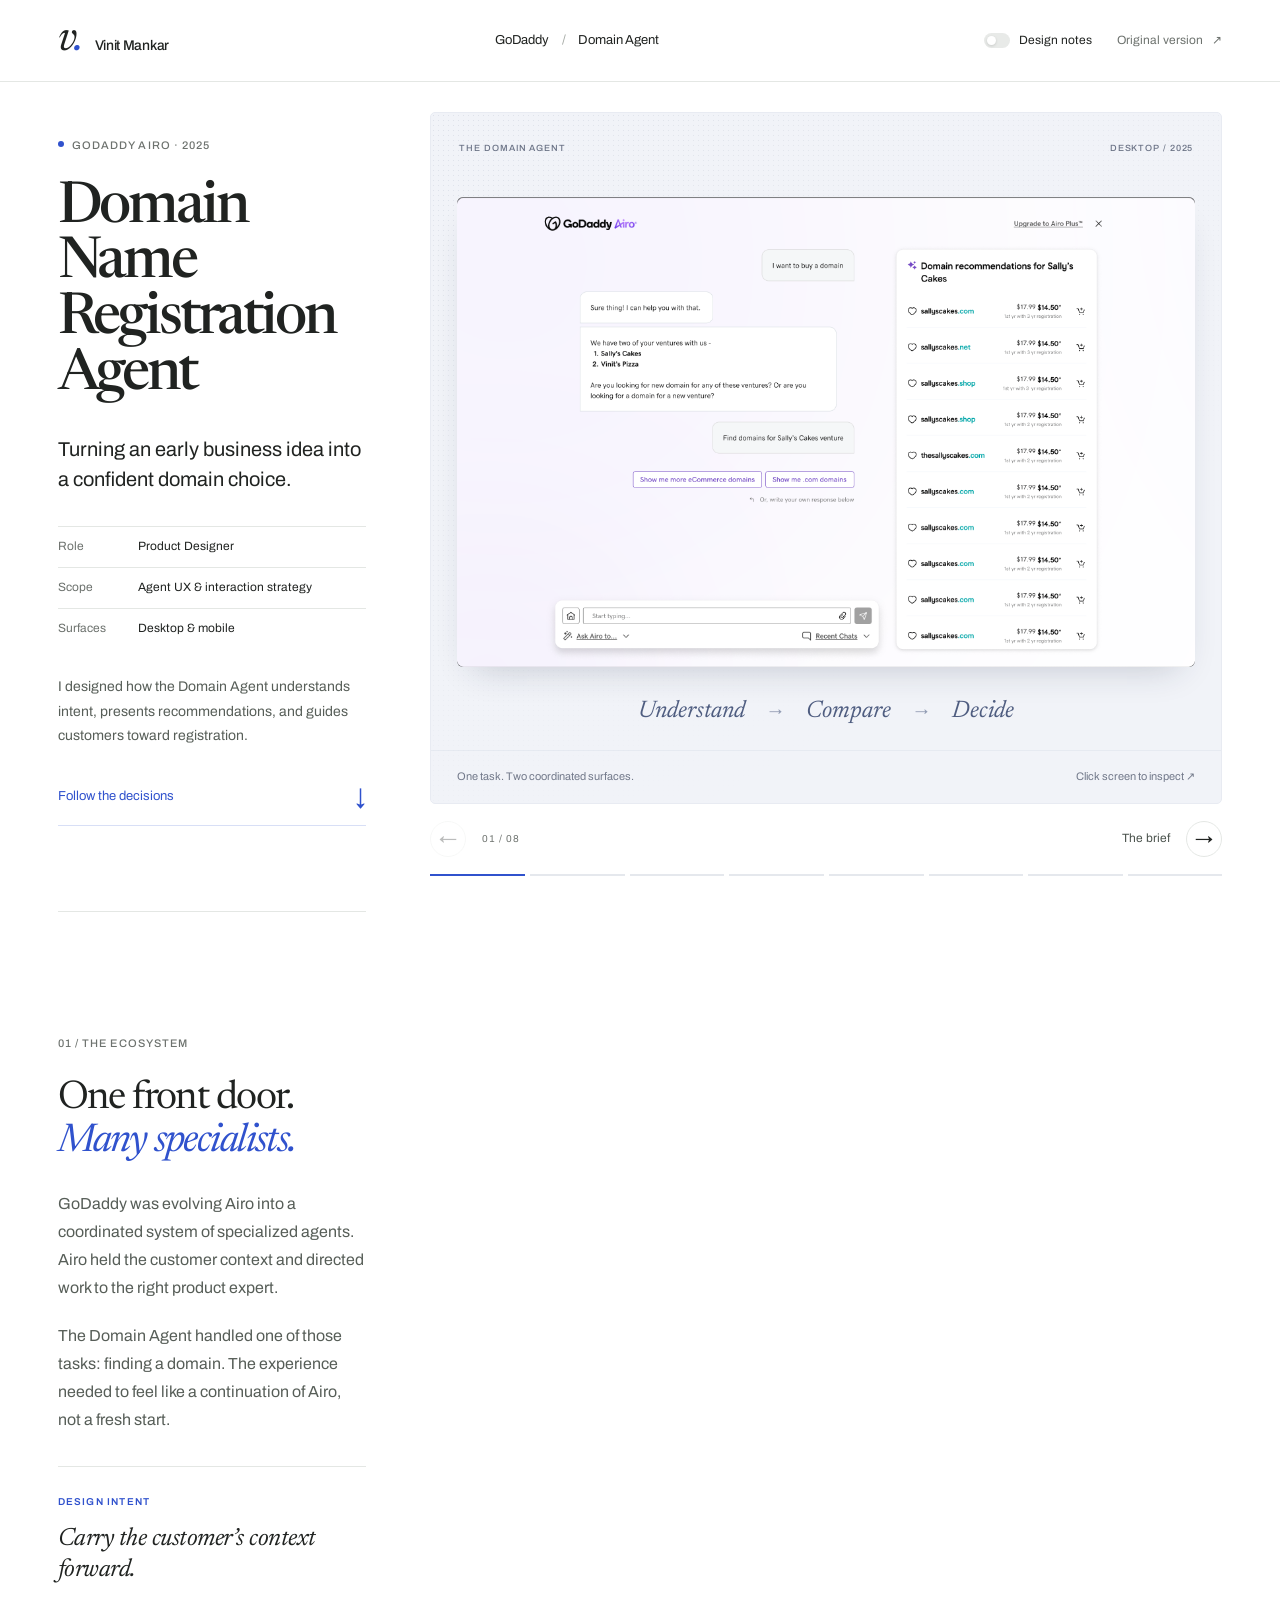
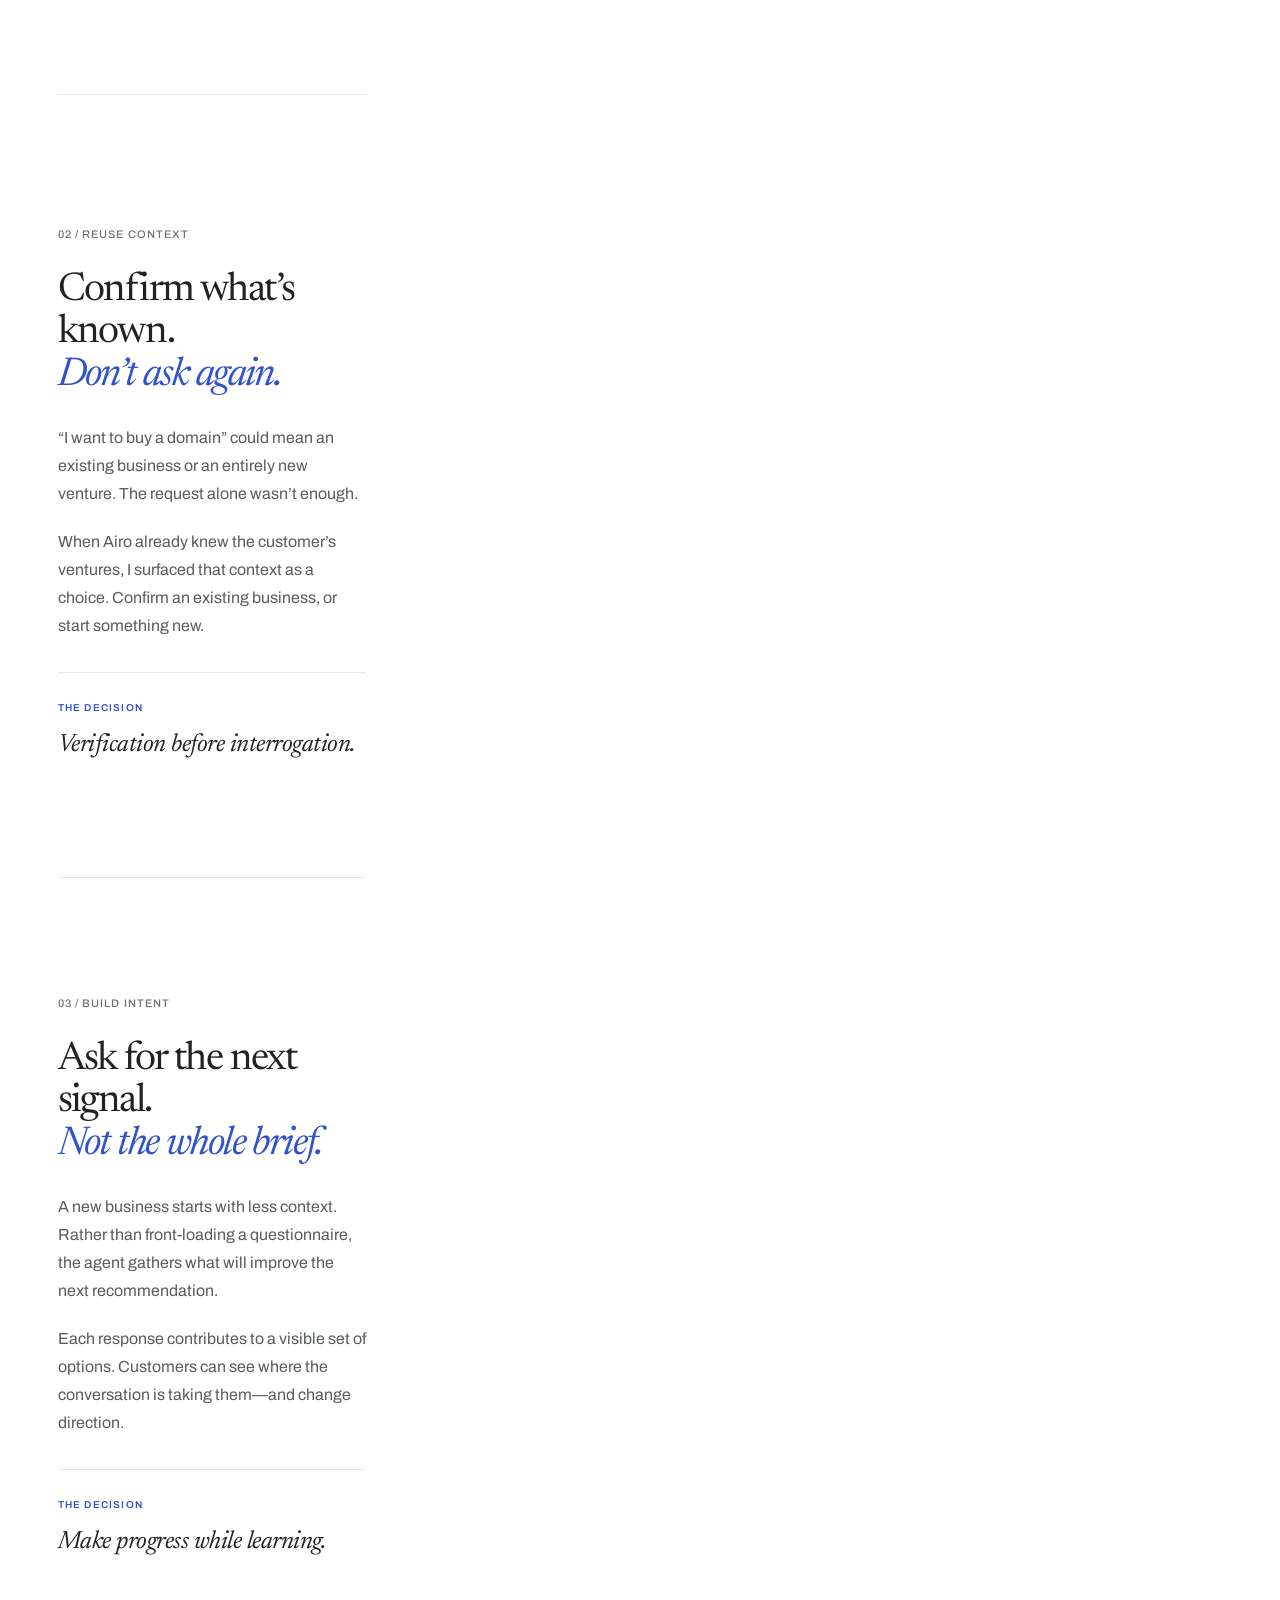
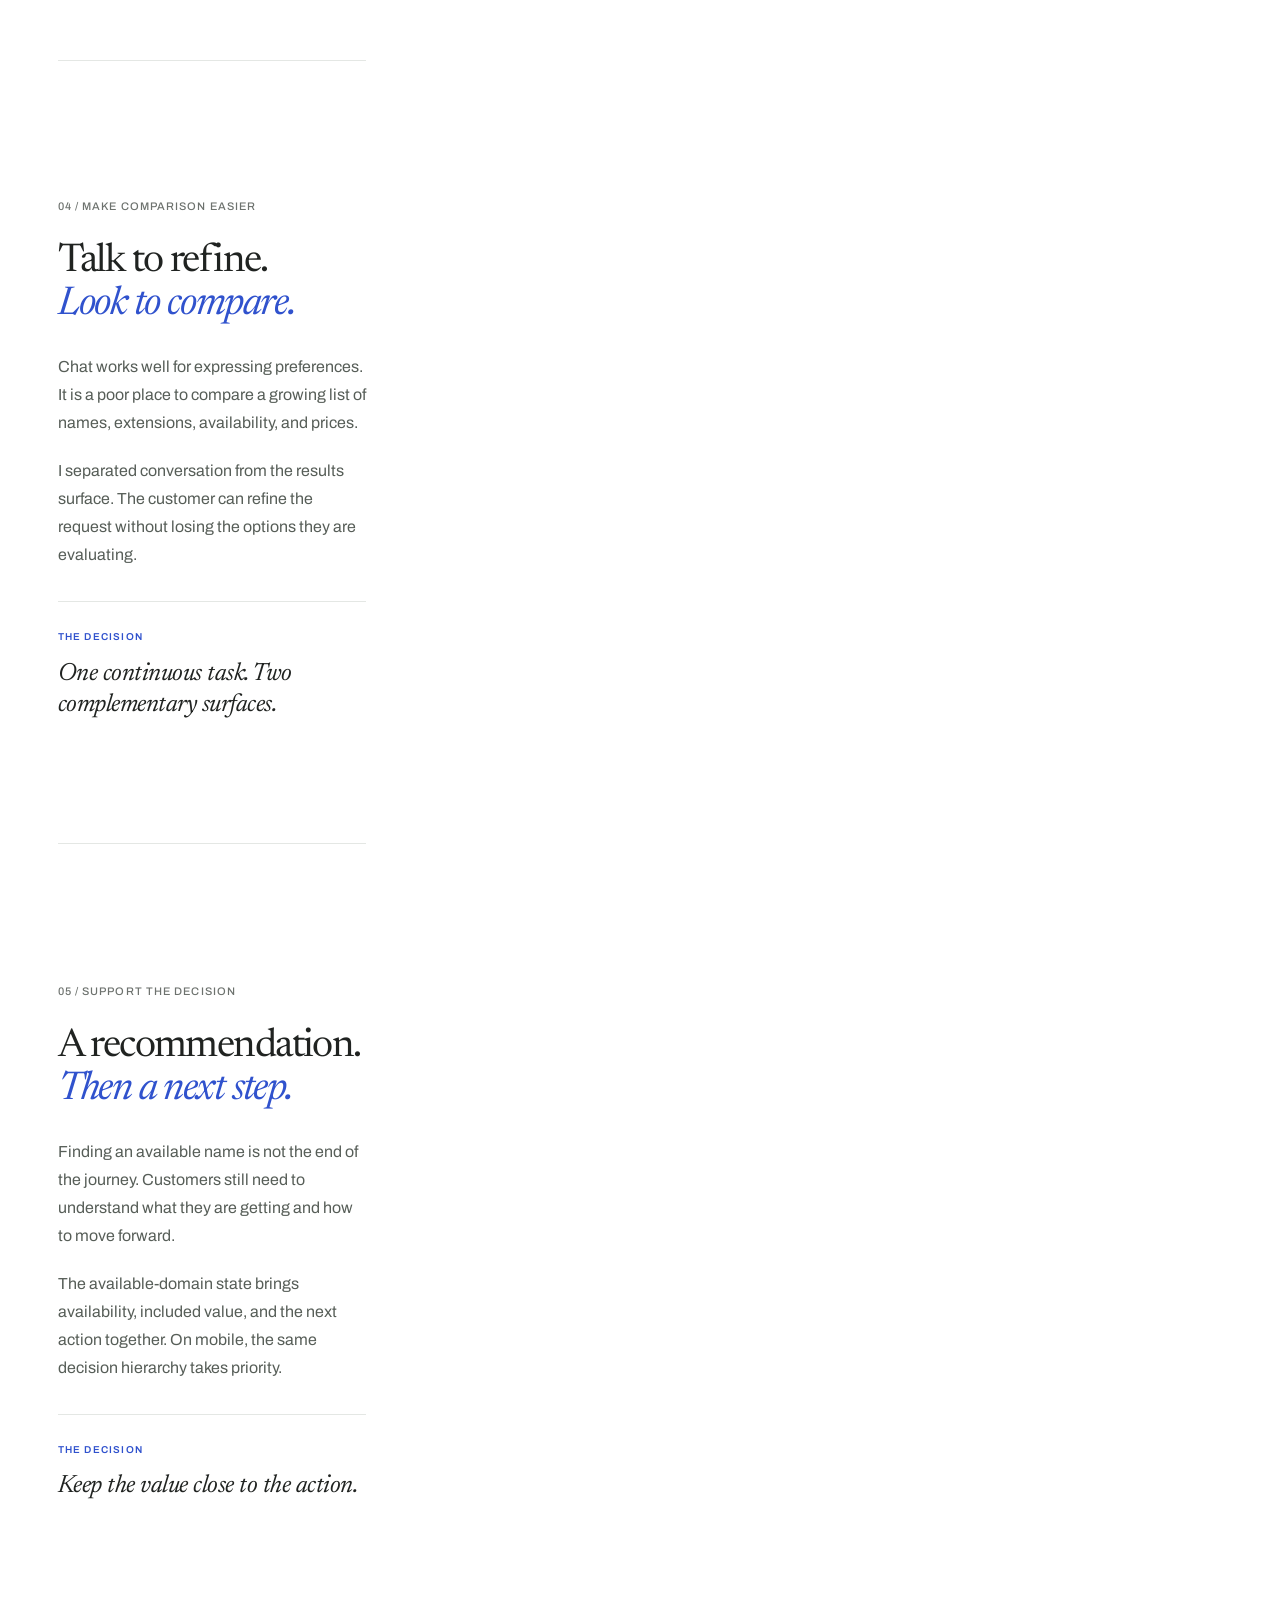
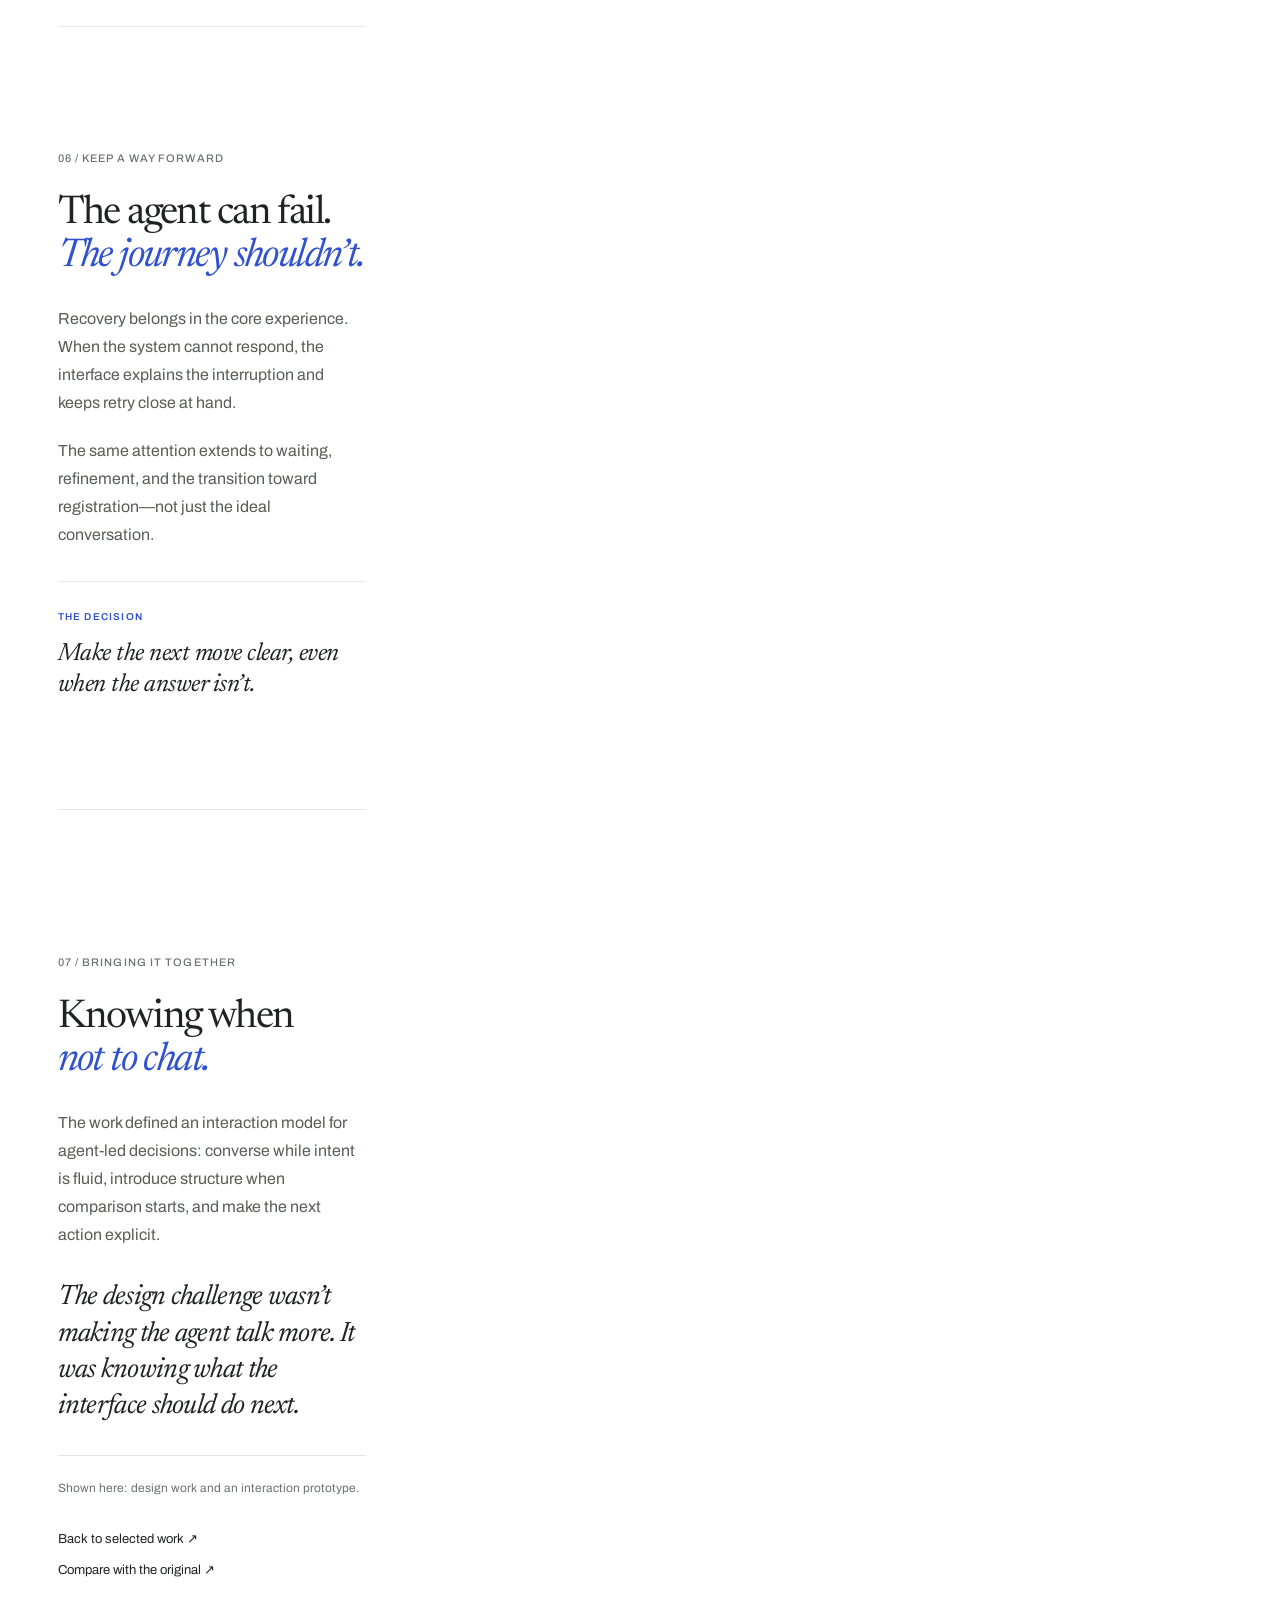
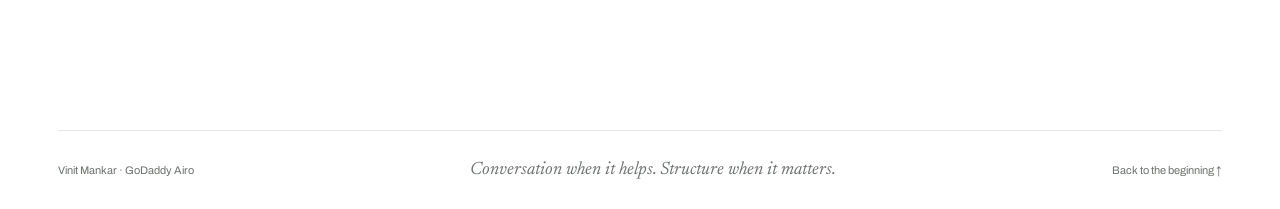
<file: case-studies/domain-agent-studio.html>
<!doctype html>
<html lang="en">
<head>
  <meta charset="utf-8">
  <meta name="viewport" content="width=device-width,initial-scale=1">
  <meta name="theme-color" content="#ffffff">
  <meta name="description" content="Designing GoDaddy’s Domain Agent. A study in knowing when to converse, when to compare, and when to act.">
  <title>Domain Agent — A design study by Vinit Mankar</title>
  <link rel="preconnect" href="https://fonts.googleapis.com">
  <link rel="preconnect" href="https://fonts.gstatic.com" crossorigin>
  <link href="https://fonts.googleapis.com/css2?family=Archivo:wght@400;500;600;700&family=Newsreader:ital,opsz,wght@0,6..72,400;0,6..72,500;1,6..72,400&display=swap" rel="stylesheet">
  <link rel="stylesheet" href="domain-agent-studio.css">
  <script src="domain-agent-studio.js" defer></script>
</head>
<body>
  <a class="skip" href="#overview">Skip to case study</a>
  <header class="site-bar">
    <a class="signature" href="../index.html" aria-label="Vinit Mankar home">v<span>.</span><span class="signature-name">Vinit Mankar</span></a>
    <a class="project-name" href="#overview">GoDaddy <span>/</span> Domain Agent</a>
    <div class="bar-actions">
      <button class="notes-toggle" type="button" aria-pressed="false"><span class="toggle-mark" aria-hidden="true"></span>Design notes</button>
      <a class="original-link" href="domain-agent.html">Original version <span>↗</span></a>
    </div>
    <div class="reading-line" aria-hidden="true"></div>
  </header>

  <main class="study" id="study">
    <div class="narrative">
      <section class="chapter introduction" id="overview" data-label="The brief">
        <div class="chapter-copy">
          <p class="eyebrow"><span class="status-dot"></span> GoDaddy Airo · 2025</p>
          <h1><span style="white-space: normal">Domain Name Registration Agent</span></h1>
          <p class="intro-deck">Turning an early business idea into a confident domain choice.</p>
          <dl class="project-facts">
            <div><dt>Role</dt><dd>Product Designer</dd></div>
            <div><dt>Scope</dt><dd>Agent UX & interaction strategy</dd></div>
            <div><dt>Surfaces</dt><dd>Desktop & mobile</dd></div>
          </dl>
          <p class="opening-thesis">I designed how the Domain Agent understands intent, presents recommendations, and guides customers toward registration.</p>
          <a class="read-on" href="#context">Follow the decisions <span>↓</span></a>
          <aside class="design-note" hidden><p class="note-label">The central question</p><p>When should an agent keep talking—and when should it give the customer something to act on?</p></aside>
        </div>
        <figure class="chapter-media cover-media" data-caption="From conversation to a domain decision">
          <div class="media-label"><span>THE DOMAIN AGENT</span><span>DESKTOP / 2025</span></div>
          <div class="image-space"><button class="screen-button" type="button" aria-label="Enlarge the Domain Agent design"><img src="assets/dnr-existing-venture-complete-clean.png" width="1118" height="712" alt="Original Figma design: conversation on the left, Sally’s Cakes domain recommendations on the right."></button></div>
          <div class="visual-idea"><span>Understand</span><i>→</i><span>Compare</span><i>→</i><span>Decide</span></div>
          <figcaption><span>One task. Two coordinated surfaces.</span><span class="expand-hint">Click screen to inspect ↗</span></figcaption>
        </figure>
      </section>

      <section class="chapter" id="context" data-label="The ecosystem">
        <div class="chapter-copy">
          <p class="eyebrow">01 / The ecosystem</p>
          <h2>One front door.<br><em>Many specialists.</em></h2>
          <p>GoDaddy was evolving Airo into a coordinated system of specialized agents. Airo held the customer context and directed work to the right product expert.</p>
          <p>The Domain Agent handled one of those tasks: finding a domain. The experience needed to feel like a continuation of Airo, not a fresh start.</p>
          <div class="decision-line"><span>DESIGN INTENT</span><p>Carry the customer’s context forward.</p></div>
          <aside class="design-note" hidden><p class="note-label">System boundary</p><p>Airo provides the shared entry point. The Domain Agent brings task-specific guidance. The customer should not have to understand that division to make progress.</p></aside>
        </div>
        <figure class="chapter-media home-media" data-caption="Airo home · the shared starting point">
          <div class="media-label"><span>01 / AIRO HOME</span><span>ORIGINAL FIGMA DESIGN</span></div>
          <div class="image-space"><button class="screen-button" type="button" aria-label="Enlarge Airo home"><img src="assets/airo-home-clean.png" width="1432" height="902" alt="Airo home with recent chats, recommendations and the shared conversation composer." loading="lazy"></button></div>
          <div class="logo-footnote"><img src="assets/airo-logo-3d.png" alt="" width="54" height="54"><p>A familiar starting point.<br><span>A specialized next step.</span></p></div>
          <figcaption><span>The journey starts before the domain search.</span><span class="expand-hint">Inspect ↗</span></figcaption>
        </figure>
      </section>

      <section class="chapter" id="reuse" data-label="Reuse context">
        <div class="chapter-copy">
          <p class="eyebrow">02 / Reuse context</p>
          <h2>Confirm what’s known.<br><em>Don’t ask again.</em></h2>
          <p>“I want to buy a domain” could mean an existing business or an entirely new venture. The request alone wasn’t enough.</p>
          <p>When Airo already knew the customer’s ventures, I surfaced that context as a choice. Confirm an existing business, or start something new.</p>
          <div class="decision-line"><span>THE DECISION</span><p>Verification before interrogation.</p></div>
          <aside class="design-note" hidden><p class="note-label">Control, not assumption</p><p>Known context is a useful starting point, not a decision made on the customer’s behalf. Keeping “new venture” available prevents personalization from becoming a dead end.</p></aside>
        </div>
        <figure class="chapter-media" data-caption="Existing venture · Sally’s Cakes">
          <div class="media-label"><span>02 / EXISTING VENTURE</span><span>ORIGINAL FIGMA DESIGN</span></div>
          <div class="image-space"><button class="screen-button" type="button" aria-label="Enlarge existing venture design"><img src="assets/dnr-existing-venture-complete-clean.png" width="1118" height="712" alt="The agent offers known ventures, then recommends domains for Sally’s Cakes without asking the customer to repeat business information." loading="lazy"></button></div>
          <div class="figure-note"><span>01</span><p>Known ventures become an editable starting point.</p></div>
          <figcaption><span>Context stays visible. The customer stays in control.</span><span class="expand-hint">Inspect ↗</span></figcaption>
        </figure>
      </section>

      <section class="chapter" id="discover" data-label="Build intent">
        <div class="chapter-copy">
          <p class="eyebrow">03 / Build intent</p>
          <h2>Ask for the next signal.<br><em>Not the whole brief.</em></h2>
          <p>A new business starts with less context. Rather than front-loading a questionnaire, the agent gathers what will improve the next recommendation.</p>
          <p>Each response contributes to a visible set of options. Customers can see where the conversation is taking them—and change direction.</p>
          <div class="decision-line"><span>THE DECISION</span><p>Make progress while learning.</p></div>
          <aside class="design-note" hidden><p class="note-label">The trade-off</p><p>More questions can sharpen relevance, but they also delay the first useful result. The interaction is designed to gather context progressively, alongside recommendations.</p></aside>
        </div>
        <figure class="chapter-media tall-media" data-caption="New venture · progressive discovery">
          <div class="media-label"><span>03 / NEW VENTURE</span><span>COMPLETE FRAME</span></div>
          <div class="image-space"><button class="screen-button" type="button" aria-label="Enlarge progressive discovery design"><img src="assets/dnr-intent-gathering-clean.png" width="1360" height="1525" alt="Full Nile Flowers discovery conversation alongside the developing domain recommendation panel." loading="lazy"></button></div>
          <figcaption><span>Intent becomes visible in the recommendations.</span><span class="expand-hint">Inspect full-size ↗</span></figcaption>
        </figure>
      </section>

      <section class="chapter" id="compare" data-label="Make comparison easier">
        <div class="chapter-copy">
          <p class="eyebrow">04 / Make comparison easier</p>
          <h2>Talk to refine.<br><em>Look to compare.</em></h2>
          <p>Chat works well for expressing preferences. It is a poor place to compare a growing list of names, extensions, availability, and prices.</p>
          <p>I separated conversation from the results surface. The customer can refine the request without losing the options they are evaluating.</p>
          <div class="decision-line"><span>THE DECISION</span><p>One continuous task. Two complementary surfaces.</p></div>
          <aside class="design-note" hidden><p class="note-label">Why a second surface?</p><p>The task changes from expressing intent to evaluating alternatives. The interface should change with it; conversation does not need to do every job.</p></aside>
        </div>
        <figure class="chapter-media tall-media compare-media" data-caption="Refinement · conversation and structured results">
          <div class="media-label"><span>04 / REFINE & COMPARE</span><span>COMPLETE FRAME</span></div>
          <div class="image-space"><button class="screen-button" type="button" aria-label="Enlarge comparison design"><img src="assets/dnr-ecommerce-refinement-clean.png" width="1360" height="1201" alt="Nile Flowers ecommerce refinement in the conversation with revised domain options in the adjacent panel." loading="lazy"></button></div>
          <figcaption><span>A new preference updates a structured set of choices.</span><span class="expand-hint">Inspect full-size ↗</span></figcaption>
        </figure>
      </section>

      <section class="chapter" id="decide" data-label="Support the decision">
        <div class="chapter-copy">
          <p class="eyebrow">05 / Support the decision</p>
          <h2>A recommendation.<br><em>Then a next step.</em></h2>
          <p>Finding an available name is not the end of the journey. Customers still need to understand what they are getting and how to move forward.</p>
          <p>The available-domain state brings availability, included value, and the next action together. On mobile, the same decision hierarchy takes priority.</p>
          <div class="decision-line"><span>THE DECISION</span><p>Keep the value close to the action.</p></div>
          <aside class="design-note" hidden><p class="note-label">Across screen sizes</p><p>The mobile designs preserve the information needed to choose: the recommendation, its value, and a clear next action. Use the Desktop / Mobile control to compare the original designs.</p></aside>
        </div>
        <figure class="chapter-media decision-media" data-caption="Available domain · desktop and mobile">
          <div class="media-label"><span>05 / THE NEXT STEP</span><div class="device-switch" role="group" aria-label="Product design format"><button type="button" data-device="desktop" aria-pressed="true">Desktop</button><button type="button" data-device="mobile" aria-pressed="false">Mobile</button></div></div>
          <div class="image-space desktop-view"><button class="screen-button" type="button" aria-label="Enlarge available domain design"><img src="assets/dnr-available-domain-clean.png" width="1428" height="906" alt="adambakes.com availability, included benefits and registration next step." loading="lazy"></button></div>
          <div class="image-space mobile-view" hidden>
            <button class="screen-button" type="button" aria-label="Enlarge mobile domain detail"><img src="assets/dnr-domain-detail.png" width="462" height="752" alt="Mobile domain detail design for adambakes.com." loading="lazy"></button>
            <button class="screen-button" type="button" aria-label="Enlarge mobile recommendation list"><img src="assets/dnr-panel-ecommerce.png" width="490" height="1000" alt="Mobile ecommerce domain recommendation list." loading="lazy"></button>
          </div>
          <figcaption><span class="device-caption">Available domain · desktop design</span><span class="expand-hint">Inspect ↗</span></figcaption>
        </figure>
      </section>

      <section class="chapter" id="recover" data-label="Keep a way forward">
        <div class="chapter-copy">
          <p class="eyebrow">06 / Keep a way forward</p>
          <h2>The agent can fail.<br><em>The journey shouldn’t.</em></h2>
          <p>Recovery belongs in the core experience. When the system cannot respond, the interface explains the interruption and keeps retry close at hand.</p>
          <p>The same attention extends to waiting, refinement, and the transition toward registration—not just the ideal conversation.</p>
          <div class="decision-line"><span>THE DECISION</span><p>Make the next move clear, even when the answer isn’t.</p></div>
          <aside class="design-note" hidden><p class="note-label">Trust in the less ideal moments</p><p>A recovery state should acknowledge the problem without requiring the customer to diagnose it. A visible retry gives the conversation a way forward.</p></aside>
        </div>
        <figure class="chapter-media tall-media" data-caption="Recovery · a clear retry">
          <div class="media-label"><span>06 / RECOVERY</span><span>COMPLETE FRAME</span></div>
          <div class="image-space"><button class="screen-button" type="button" aria-label="Enlarge recovery state"><img src="assets/dnr-error-recovery-clean.png" width="1360" height="1077" alt="Airo explains that it is having trouble and offers a Try again action within the conversation." loading="lazy"></button></div>
          <figcaption><span>An interruption, not a dead end.</span><span class="expand-hint">Inspect full-size ↗</span></figcaption>
        </figure>
      </section>

      <section class="chapter closing" id="in-motion" data-label="The interaction model">
        <div class="chapter-copy">
          <p class="eyebrow">07 / Bringing it together</p>
          <h2>Knowing when<br><em>not to chat.</em></h2>
          <p>The work defined an interaction model for agent-led decisions: converse while intent is fluid, introduce structure when comparison starts, and make the next action explicit.</p>
          <p class="closing-line">The design challenge wasn’t making the agent talk more. It was knowing what the interface should do next.</p>
          <p class="evidence-label">Shown here: design work and an interaction prototype.</p>
          <aside class="design-note" hidden><p class="note-label">What this case study demonstrates</p><p>Context reuse, progressive discovery, coordinated conversation and results, responsive decisions, and recovery. These are design outcomes; no measured business impact is claimed here.</p></aside>
          <div class="end-links"><a href="../index.html#work">Back to selected work ↗</a><a href="domain-agent.html">Compare with the original ↗</a></div>
        </div>
        <figure class="chapter-media video-media" data-caption="The interaction prototype">
          <div class="media-label"><span>07 / IN MOTION</span><span>INTERACTION PROTOTYPE</span></div>
          <div class="image-space"><video controls muted playsinline preload="none" poster="assets/dnr-existing-venture-complete-clean.png" aria-label="Domain Agent interaction prototype"><source src="assets/domain-agent-prototype.mp4" type="video/mp4"></video></div>
          <figcaption><span>See the conversation and results work together.</span><span>PRESS PLAY</span></figcaption>
        </figure>
      </section>
    </div>

    <aside class="visual-column" aria-label="Design evidence">
      <div class="visual-pin">
        <div class="visual-stage"></div>
        <nav class="chapter-navigation" aria-label="Case-study chapters">
          <button class="previous" type="button" aria-label="Previous chapter">←</button>
          <div class="chapter-position"><span class="chapter-count">01 / 08</span><span class="chapter-current">The brief</span></div>
          <button class="next" type="button" aria-label="Next chapter">→</button>
        </nav>
        <div class="chapter-track" aria-label="Jump to a chapter">
          <a href="#overview" aria-label="The brief" aria-current="step"></a><a href="#context" aria-label="The ecosystem"></a><a href="#reuse" aria-label="Reuse context"></a><a href="#discover" aria-label="Build intent"></a><a href="#compare" aria-label="Make comparison easier"></a><a href="#decide" aria-label="Support the decision"></a><a href="#recover" aria-label="Keep a way forward"></a><a href="#in-motion" aria-label="The interaction model"></a>
        </div>
      </div>
    </aside>
  </main>

  <footer class="study-footer"><span>Vinit Mankar · GoDaddy Airo</span><span>Conversation when it helps. Structure when it matters.</span><a href="#overview">Back to the beginning ↑</a></footer>
  <dialog class="image-dialog" aria-labelledby="image-title">
    <div class="dialog-bar"><p id="image-title">Design detail</p><div><button class="zoom-toggle" type="button" aria-pressed="false">Original size</button><button class="close-dialog" type="button">Close <span>×</span></button></div></div>
    <div class="dialog-canvas"><img alt=""></div>
  </dialog>
</body>
</html>
</file>
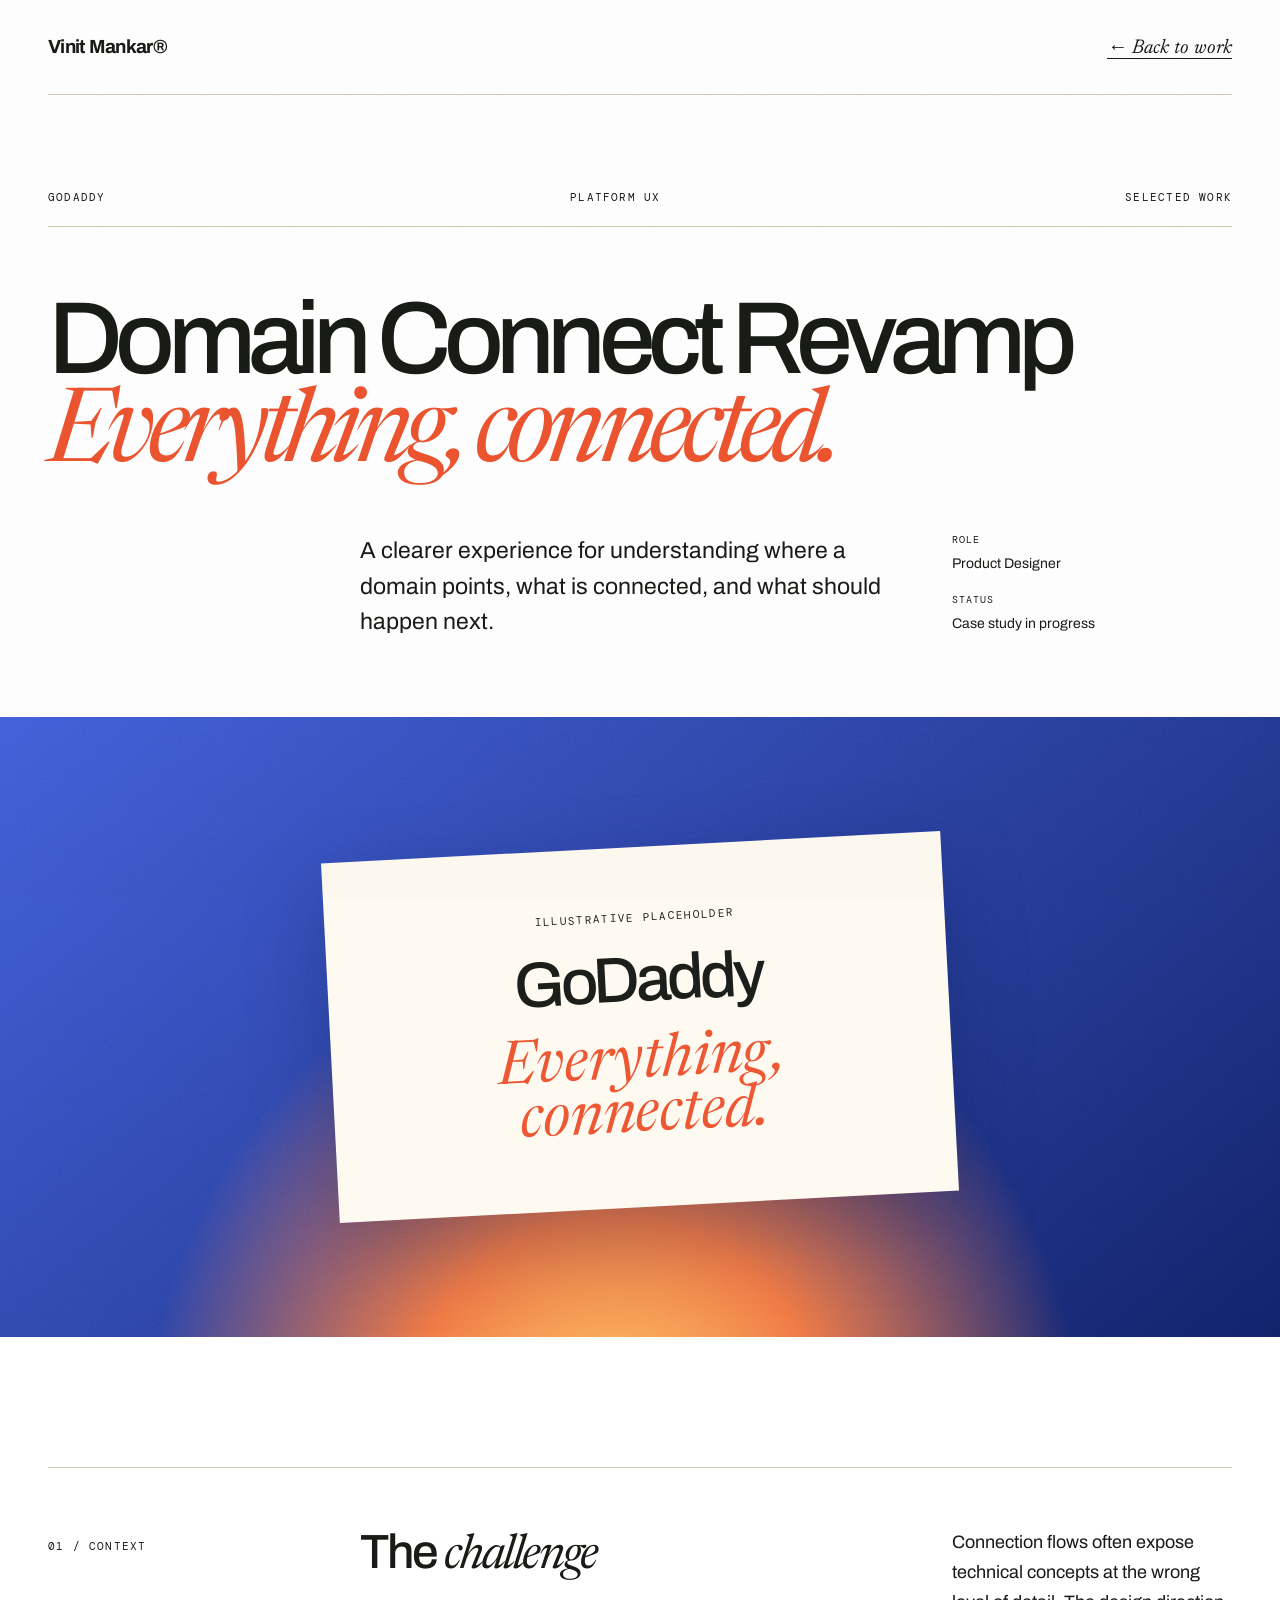
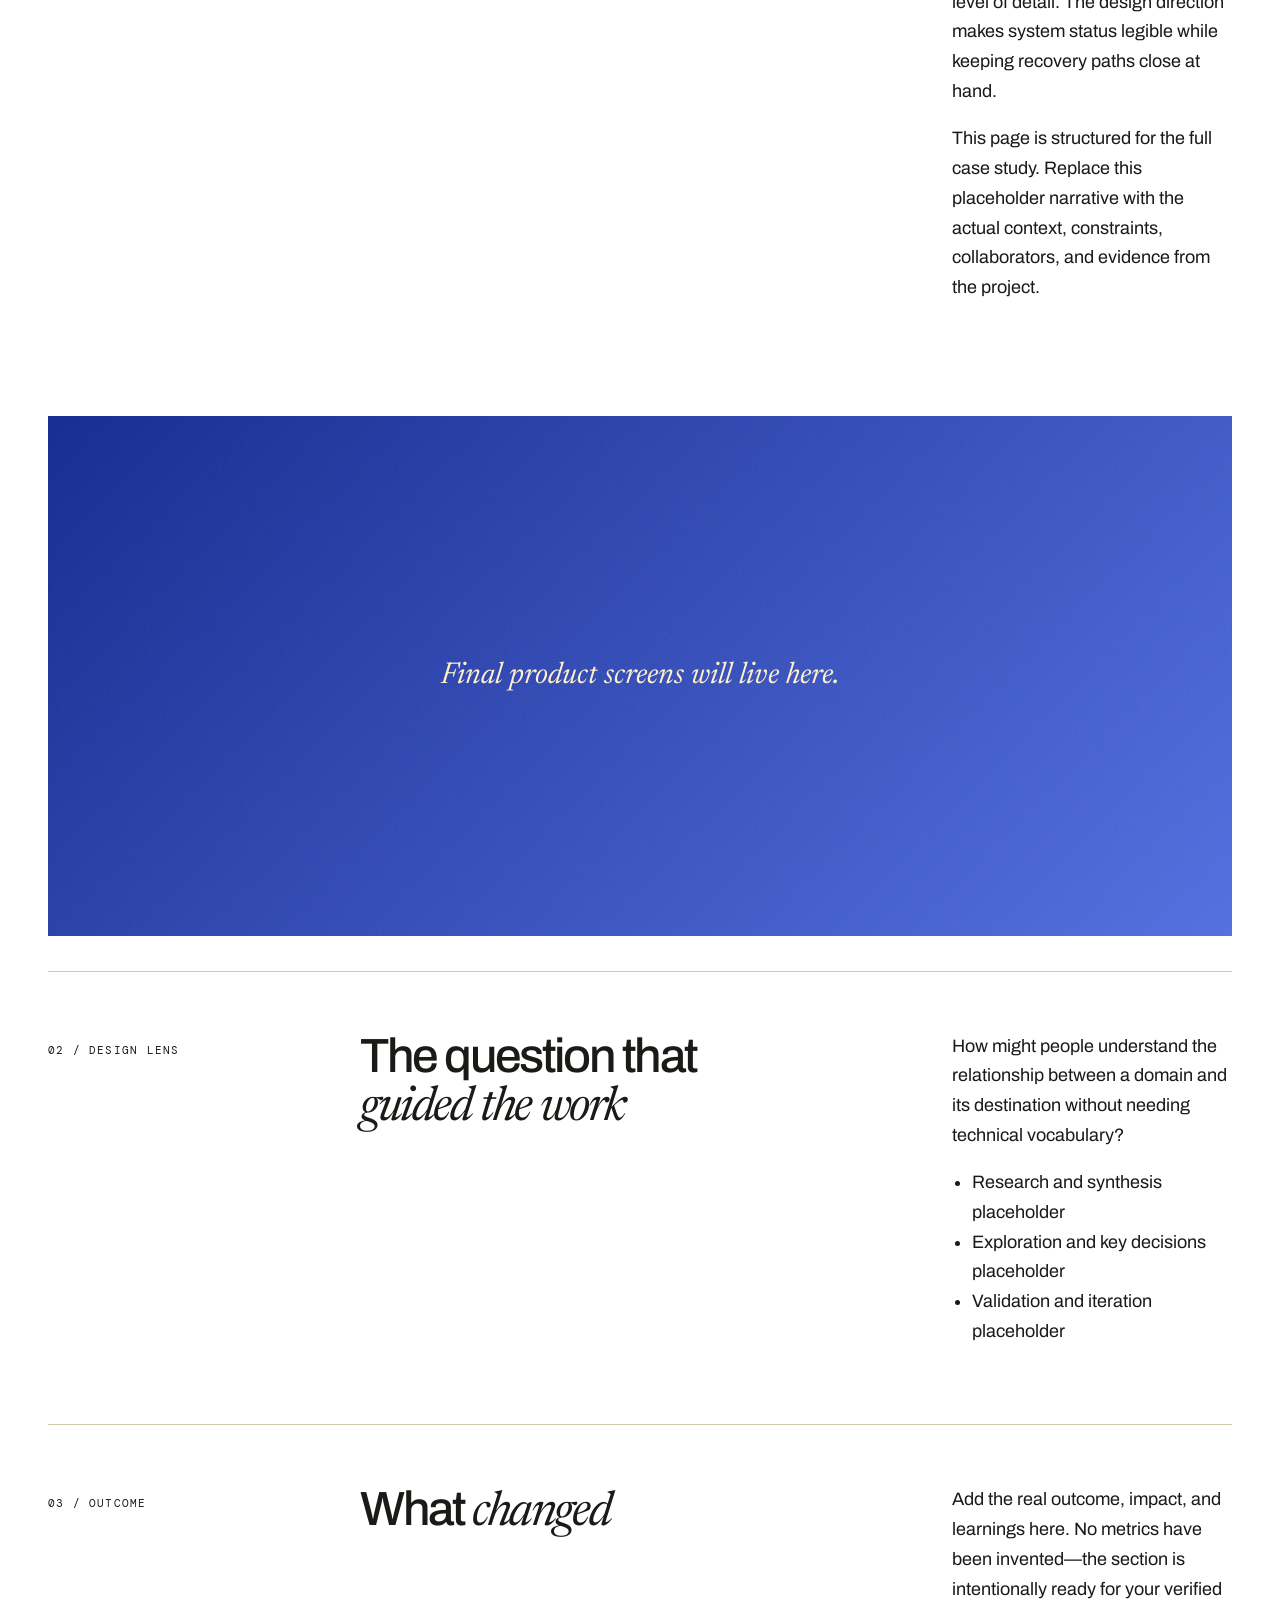
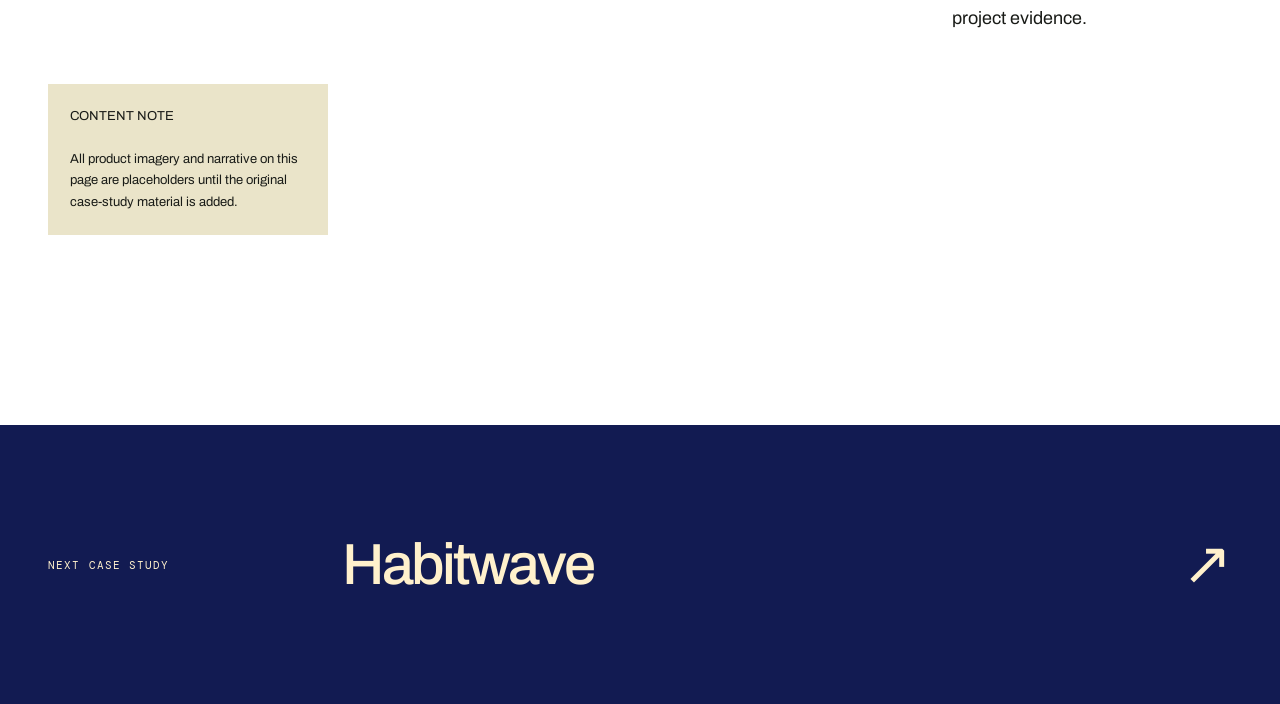
<file: case-studies/domain-connect.html>
<!doctype html><html lang="en"><head><meta charset="UTF-8"><meta name="viewport" content="width=device-width,initial-scale=1"><meta name="theme-color" content="#ffffff"><link rel="stylesheet" href="case.css"><title>Case Study — Vinit Mankar</title></head><body data-project="connect"><div id="case-root"></div><script src="case.js"></script></body></html>
</file>
<file: case-studies/domain-agent-studio.css>
:root{--paper:#fff;--ink:#202321;--muted:#6d726e;--line:#e4e7e4;--accent:#3052cd;--sans:'Archivo',Arial,sans-serif;--serif:'Newsreader',Georgia,serif;--gutter:clamp(24px,4.5vw,80px)}
*{box-sizing:border-box}html{scroll-behavior:smooth;scroll-padding-top:110px}body{margin:0;background:var(--paper);color:var(--ink);font:16px/1.65 var(--sans);-webkit-font-smoothing:antialiased}button,a{-webkit-tap-highlight-color:transparent}a{color:inherit;text-decoration:none}button{font:inherit;color:inherit;cursor:pointer}button:disabled{opacity:.3;cursor:default}button:focus-visible,a:focus-visible{outline:2px solid var(--accent);outline-offset:5px}::selection{background:#dce3ff}button{touch-action:manipulation}[hidden]{display:none!important}
.skip{position:fixed;top:-100px;left:20px;background:var(--ink);color:white;padding:12px 18px;z-index:100}.skip:focus{top:14px}
.site-bar{height:82px;position:sticky;top:0;z-index:20;display:flex;align-items:center;justify-content:space-between;padding:0 var(--gutter);background:#ffffffed;backdrop-filter:blur(18px);border-bottom:1px solid var(--line);gap:25px}.signature{font:italic 42px/.8 var(--serif);display:flex;align-items:baseline;letter-spacing:-3px}.signature>span:first-child{color:var(--accent)}.signature-name{font:500 14px var(--sans);letter-spacing:-.3px;margin-left:15px}.project-name{font-size:13px;letter-spacing:-.15px}.project-name span{color:#a5aaa5;margin:0 10px}.bar-actions{display:flex;align-items:center;gap:25px;font-size:12px}.notes-toggle{display:flex;align-items:center;gap:9px;background:none;border:0;padding:9px 0;font-size:12px}.toggle-mark{position:relative;width:26px;height:15px;border-radius:30px;background:#e8eae8;transition:background .2s}.toggle-mark:after{content:'';position:absolute;top:3px;left:3px;width:9px;height:9px;background:white;border-radius:50%;box-shadow:0 1px 3px #0002;transition:translate .2s}.notes-toggle[aria-pressed=true] .toggle-mark{background:var(--accent)}.notes-toggle[aria-pressed=true] .toggle-mark:after{translate:11px 0}.original-link{color:var(--muted)}.original-link:hover{color:var(--accent)}.original-link span{margin-left:6px}.reading-line{position:absolute;bottom:-1px;left:0;height:2px;background:var(--accent);width:100%;transform-origin:left;transform:scaleX(var(--reading,0));transition:transform .1s linear}
.study{max-width:1700px;margin:0 auto;padding:0 var(--gutter);gap:clamp(42px,5vw,88px)}.chapter{padding:90px 0;border-bottom:1px solid var(--line);scroll-margin-top:0}.chapter:last-child{border:0}.chapter-copy{max-width:560px}.eyebrow{font-size:11px;line-height:1.5;font-weight:500;letter-spacing:.1em;text-transform:uppercase;color:var(--muted);margin:0 0 27px}.status-dot{display:inline-block;width:6px;height:6px;background:var(--accent);border-radius:50%;margin-right:5px;vertical-align:2px}h1{font:500 clamp(58px,5.8vw,91px)/.97 var(--serif);letter-spacing:-.055em;margin:0 0 30px}h1 em,h2 em{font-weight:400;color:var(--accent)}h2{font:400 clamp(36px,3.1vw,49px)/1.07 var(--serif);letter-spacing:-.04em;margin:0 0 27px}.chapter-copy>p:not(.eyebrow){font-size:16px;line-height:1.75;color:#575e58;margin:0 0 20px}.chapter-copy>.intro-deck{font-size:20px!important;line-height:1.5!important;color:var(--ink)!important;max-width:360px}.project-facts{margin:32px 0 27px;font-size:12px}.project-facts>div{display:grid;grid-template-columns:70px 1fr;gap:10px;padding:10px 0;border-top:1px solid var(--line)}.project-facts dt{color:var(--muted)}.project-facts dd{margin:0}.opening-thesis{font-size:14px!important}.read-on{display:flex;justify-content:space-between;align-items:center;margin-top:30px;font-size:13px;color:var(--accent);padding-bottom:10px;border-bottom:1px solid #d8dff6}.read-on span{font-size:22px;transition:translate .2s}.read-on:hover span{translate:0 4px}.decision-line{margin-top:32px;padding:20px 0 0;border-top:1px solid var(--line)}.decision-line>span,.note-label{font-size:10px;letter-spacing:.12em;color:var(--accent);font-weight:600}.decision-line p{font:italic 25px/1.25 var(--serif);margin:10px 0 0;letter-spacing:-.02em}.design-note{border-left:2px solid var(--accent);padding:1px 0 1px 16px;margin:28px 0 0}.design-note p:last-child{font-size:13px;line-height:1.65;color:var(--muted);margin:8px 0 0}.design-note .note-label{margin:0;text-transform:uppercase}.closing-line{font:italic 28px/1.3 var(--serif)!important;color:var(--ink)!important;letter-spacing:-.025em;padding-top:10px}.evidence-label{font-size:12px!important;color:var(--muted)!important;border-top:1px solid var(--line);padding-top:22px;margin-top:30px!important}.end-links{display:grid;gap:10px;margin-top:30px;font-size:13px}.end-links a:hover{color:var(--accent)}
.chapter-media{margin:35px 0 0;background:#f1f3f8;border:1px solid #e8ebf2;border-radius:5px;position:relative;display:flex;flex-direction:column;overflow:hidden;isolation:isolate;min-height:400px}.chapter-media:before{content:'';position:absolute;inset:0;z-index:-1;background-image:radial-gradient(#72809e25 .65px,transparent .8px);background-size:5px 5px;mask-image:linear-gradient(150deg,#000,transparent 75%);pointer-events:none}.media-label{padding:26px 28px 0;display:flex;align-items:center;justify-content:space-between;gap:14px;color:#697184;font-size:9px;letter-spacing:.1em;font-weight:500;min-height:45px}.image-space{flex:1;min-height:0;display:flex;align-items:center;justify-content:center;padding:30px 26px 24px}.screen-button{padding:0;border:0;background:none;display:flex;align-items:center;justify-content:center;width:100%;height:100%;min-height:0;cursor:zoom-in}.screen-button img{display:block;width:auto;height:auto;max-width:100%;max-height:100%;object-fit:contain;border-radius:6px;box-shadow:0 16px 34px -17px #1e29423d;transition:box-shadow .25s}.screen-button:hover img{box-shadow:0 20px 42px -13px #1e29424d}.chapter-media figcaption{padding:18px 26px;display:flex;align-items:center;justify-content:space-between;gap:15px;font-size:11px;line-height:1.45;color:#72798a;border-top:1px solid #dce1eb80}.expand-hint{white-space:nowrap}.visual-idea{display:flex;justify-content:center;gap:24px;margin:0 25px 27px;color:#4f5d80;font:italic 24px var(--serif)}.visual-idea i{font:13px var(--sans);align-self:center;color:#949eb5}.home-media{background:#f3f3fa}.logo-footnote{display:flex;align-items:center;justify-content:center;gap:12px;margin-bottom:22px}.logo-footnote img{object-fit:contain;animation:logo-drift 7s ease-in-out infinite;filter:drop-shadow(0 8px 6px #6065801f)}.logo-footnote p{font:italic 20px/1.25 var(--serif);margin:0}.logo-footnote p span{color:#7c8293}.figure-note{display:flex;gap:12px;align-items:center;justify-content:center;margin:0 25px 24px;font-size:12px;color:#68728b}.figure-note>span{border:1px solid #b9c4e3;border-radius:50%;width:23px;height:23px;display:grid;place-items:center;font-size:9px}.figure-note p{margin:0}.tall-media .image-space{padding:24px 28px}.compare-media{background:#e9eef9}.device-switch{display:flex;gap:2px;border:1px solid #d6dce9;background:#ffffff70;padding:3px;border-radius:30px;letter-spacing:0}.device-switch button{border:0;background:none;border-radius:30px;font-size:11px;padding:5px 12px;color:#707a90}.device-switch button[aria-pressed=true]{color:var(--accent);background:white;box-shadow:0 1px 3px #20355714}.mobile-view{gap:32px;padding:28px 45px}.mobile-view .screen-button{width:42%}.video-media{background:#151c2c;border-color:#151c2c}.video-media .media-label{color:#a5b1ce}.video-media .image-space{padding:28px}.video-media video{width:100%;max-height:100%;border-radius:5px;box-shadow:0 18px 45px #0004}.video-media figcaption{color:#a5b1ce;border-color:#ffffff12}.visual-column{display:none}.chapter-navigation{display:flex;align-items:center;gap:16px;margin-top:17px}.chapter-navigation button{width:36px;height:36px;display:grid;place-items:center;background:white;border:1px solid var(--line);border-radius:50%;font-size:18px;transition:background .2s,color .2s}.chapter-navigation button:not(:disabled):hover{background:var(--ink);color:white}.chapter-position{flex:1;display:flex;align-items:center;justify-content:space-between;font-size:12px}.chapter-count{color:var(--muted);font-variant-numeric:tabular-nums;font-size:10px;letter-spacing:.1em}.chapter-current{color:#4b534d}.chapter-track{display:flex;gap:5px;margin-top:10px}.chapter-track a{display:block;flex:1;height:16px;position:relative}.chapter-track a:after{content:'';position:absolute;top:7px;left:0;right:0;height:2px;background:#e5e8ed;transition:background .3s}.chapter-track a[aria-current=step]:after,.chapter-track a:hover:after{background:var(--accent)}
@media(min-width:961px){.enhanced .study{display:grid;grid-template-columns:minmax(275px,.39fr) minmax(0,1fr)}.enhanced .narrative{min-width:0}.enhanced .chapter{min-height:87svh;padding:100px 0 85px;display:flex;align-items:center}.enhanced .introduction{padding-top:55px;min-height:calc(100svh - 82px);align-items:flex-start}.enhanced .closing{min-height:100svh}.enhanced .visual-column{display:block;min-width:0;padding-top:30px;padding-bottom:50px}.visual-pin{position:sticky;top:112px}.visual-stage{height:calc(100svh - 208px);min-height:420px;position:relative}.enhanced .visual-stage .chapter-media{position:absolute;inset:0;min-height:0;margin:0;visibility:hidden;opacity:0;transform:translateY(12px);transition:opacity .38s ease,transform .55s cubic-bezier(.2,.8,.2,1),visibility .38s;pointer-events:none}.enhanced .visual-stage .chapter-media.is-active{visibility:visible;opacity:1;transform:translateY(0);pointer-events:auto;z-index:1}.enhanced .visual-stage .chapter-media:not(.is-active) .logo-footnote img{animation-play-state:paused}}
.study-footer{border-top:1px solid var(--line);margin:20px var(--gutter) 0;padding:30px 0;display:flex;justify-content:space-between;gap:25px;font-size:11px;color:var(--muted)}.study-footer>span:nth-child(2){font:italic 18px var(--serif)}.study-footer a:hover{color:var(--accent)}
.image-dialog{padding:0;border:1px solid var(--line);border-radius:10px;width:min(1500px,94vw);height:92svh;max-width:none;max-height:none;background:#fff;color:var(--ink);box-shadow:0 35px 100px #101c3733}.image-dialog::backdrop{background:#17223980;backdrop-filter:blur(9px)}.dialog-bar{height:65px;display:flex;align-items:center;justify-content:space-between;gap:20px;padding:0 22px;border-bottom:1px solid var(--line)}.dialog-bar p{font-size:13px}.dialog-bar>div{display:flex;gap:12px;flex-shrink:0}.dialog-bar button{background:#f3f5f8;border:0;padding:8px 13px;border-radius:5px;font-size:12px}.close-dialog span{margin-left:12px;font-size:18px}.dialog-canvas{height:calc(100% - 65px);overflow:auto;padding:30px;background:#f5f6fa;display:flex;align-items:flex-start;justify-content:center}.dialog-canvas img{max-width:100%;max-height:100%;object-fit:contain;display:block;margin:auto}.dialog-canvas.is-zoomed{display:block}.dialog-canvas.is-zoomed img{max-width:none;max-height:none;width:auto;height:auto}.image-dialog[open]{animation:dialog-in .22s ease-out}
h1>span,h1>em{display:block;white-space:nowrap}
@keyframes logo-drift{0%,100%{transform:translateY(0) rotate(-4deg)}50%{transform:translateY(-5px) rotate(4deg)}}@keyframes dialog-in{from{opacity:0;transform:translateY(8px)}to{opacity:1;transform:translateY(0)}}
@media(min-width:961px) and (max-height:760px){.visual-pin{top:96px}.enhanced .visual-column{padding-top:14px}.visual-stage{height:calc(100svh - 181px);min-height:350px}.media-label{padding:19px 22px 0}.image-space{padding:22px}.chapter-media figcaption{padding:14px 22px}.visual-idea{margin-bottom:17px;font-size:22px}.logo-footnote{margin-bottom:15px}.logo-footnote img{width:40px;height:40px}.chapter-navigation{margin-top:10px}.chapter-track{margin-top:3px}.enhanced .introduction{padding-top:37px}h1{font-size:clamp(58px,5.25vw,82px)}}
@media(max-width:1150px){.signature-name{display:none}.bar-actions{gap:18px}.study{gap:35px}.chapter-copy>p:not(.eyebrow){font-size:15px}.visual-idea{gap:17px}.chapter-media figcaption{font-size:10px}.expand-hint{display:none}}
@media(max-width:960px){.site-bar{height:70px}.project-name{margin-right:auto}.signature{font-size:35px}.original-link{font-size:11px}.study{max-width:760px}.chapter{padding:65px 0;scroll-margin-top:-10px}.chapter-copy{max-width:590px}h1{font-size:clamp(68px,10vw,96px)}h2{font-size:45px}.chapter-copy>p:not(.eyebrow){font-size:17px}.chapter-media{height:560px;min-height:0;margin-top:35px}.tall-media{height:680px}.introduction{padding-top:50px}.project-facts{max-width:440px}.visual-column{display:none!important}.study-footer>span:nth-child(2){display:none}.mobile-view{padding:28px;gap:25px}.chapter-media figcaption{font-size:11px}}
@media(max-width:560px){:root{--gutter:22px}.site-bar{padding:0 18px;gap:14px}.project-name{font-size:11px}.project-name span{margin:0 5px}.original-link{display:none}.bar-actions{gap:0}.notes-toggle{font-size:11px;gap:6px}.signature{font-size:34px}.chapter{padding:52px 0}h1{font-size:72px}.intro-deck{font-size:21px!important}.chapter-copy>p:not(.eyebrow){font-size:16px}h2{font-size:40px}.chapter-media{height:340px;margin-left:-8px;margin-right:-8px;border-radius:5px}.tall-media{height:490px}.media-label{padding:18px 16px 0;font-size:8px;letter-spacing:.06em}.image-space{padding:20px 12px}.tall-media .image-space{padding:20px 13px}.visual-idea{font-size:21px;margin:0 12px 17px;gap:16px}.chapter-media figcaption{padding:13px 16px;font-size:10px}.logo-footnote{margin-bottom:18px}.logo-footnote img{width:35px;height:35px}.logo-footnote p{font-size:17px}.figure-note{margin:0 15px 18px;font-size:10px}.decision-media{height:420px}.mobile-view{gap:15px;padding:20px 16px}.mobile-view .screen-button{width:45%}.video-media{height:340px}.video-media .image-space{padding:16px}.device-switch button{font-size:10px;padding:5px 9px}.study-footer{flex-wrap:wrap;font-size:10px}.dialog-bar{padding:0 13px;gap:12px}.dialog-bar p{font-size:11px;line-height:1.3}.dialog-bar button{font-size:10px;padding:7px 9px}.dialog-bar>div{gap:6px}.dialog-canvas{padding:14px}.image-dialog{width:96vw;height:94svh}.close-dialog span{margin-left:5px}}
@media(prefers-reduced-motion:reduce){html{scroll-behavior:auto}*,*:before,*:after{animation:none!important;transition:none!important}.enhanced .visual-stage .chapter-media{transform:none}}
@media(min-width:961px){h1{font-size:clamp(50px,4.5vw,76px)}}
@media(max-width:380px){h1{font-size:58px}}
</file>
<file: case-studies/case.css>
@import url('https://fonts.googleapis.com/css2?family=Archivo:wght@400;500;600;700&family=DM+Mono:wght@400;500&family=Newsreader:ital,opsz,wght@0,6..72,400;0,6..72,500;1,6..72,400&display=swap');
:root{--paper:#ffffff;--ink:#191b17;--muted:#5f6155;--line:#cfc8a9;--orange:#ec542f;--serif:'Newsreader',Georgia,serif;--sans:'Archivo',Arial,sans-serif;--mono:'DM Mono',monospace}*{box-sizing:border-box}html{scroll-behavior:smooth}body{margin:0;background:var(--paper);color:var(--ink);font:17px/1.65 var(--sans);-webkit-font-smoothing:antialiased}body:before{content:"";position:fixed;inset:0;pointer-events:none;z-index:30;background:url('../grain.svg');opacity:.06;mix-blend-mode:multiply}a{color:inherit;text-decoration:none}.wrap{width:min(1280px,calc(100% - 96px));margin:auto}.case-nav{height:95px;border-bottom:1px solid var(--line);display:flex;align-items:center;justify-content:space-between}.wordmark{font-size:19px;font-weight:700;letter-spacing:-.7px}.back{font:italic 20px var(--serif);border-bottom:1px solid currentColor}.case-hero{padding:95px 0 64px}.case-meta,.eyebrow{font:11px var(--mono);letter-spacing:.11em;text-transform:uppercase}.case-meta{display:flex;justify-content:space-between;border-bottom:1px solid var(--line);padding-bottom:22px}.case-hero h1{font-size:clamp(64px,8vw,116px);line-height:.86;letter-spacing:-.075em;font-weight:500;margin:68px 0 52px;max-width:1120px}.case-hero h1 em{font-family:var(--serif);font-weight:400;color:var(--orange)}.case-deck{display:grid;grid-template-columns:1fr 2fr 1fr;gap:32px}.case-deck>p{grid-column:2;font-size:23px;line-height:1.55;margin:0}.case-deck dl{grid-column:3;margin:0}.case-deck dt{font:10px var(--mono);letter-spacing:.1em;margin-bottom:6px}.case-deck dd{margin:0 0 18px;font-size:14px}.hero-visual{height:620px;position:relative;overflow:hidden;isolation:isolate;background:radial-gradient(ellipse at 48% 120%,#ffd568 0,#f07843 23%,transparent 50%),linear-gradient(140deg,#405fdb,#101f68)}.hero-visual[data-tone="orange"]{background:radial-gradient(ellipse at 0 100%,#ffd76a,#ef9247 27%,transparent 52%),linear-gradient(145deg,#f46939,#c9342a)}.hero-visual[data-tone="green"]{background:radial-gradient(ellipse at 100% 100%,#8faa66,transparent 57%),linear-gradient(125deg,#e2eabc,#bdd294)}.hero-visual:after,.placeholder:after{content:"";position:absolute;inset:0;background:url('../grain.svg');opacity:.3;mix-blend-mode:soft-light;pointer-events:none}.visual-card{position:absolute;left:50%;top:50%;transform:translate(-50%,-50%) rotate(-3deg);width:min(620px,70%);height:360px;background:#fffaf0;box-shadow:0 30px 80px #09134445;display:grid;place-items:center;text-align:center;padding:50px}.visual-card span{font:11px var(--mono);letter-spacing:.12em}.visual-card strong{font:500 64px/.9 var(--sans);letter-spacing:-.065em}.visual-card em{display:block;font:italic 60px/.9 var(--serif);color:var(--orange)}.case-body{padding:130px 0}.section-row{display:grid;grid-template-columns:1fr 2fr 1fr;gap:32px;padding:60px 0;border-top:1px solid var(--line)}.section-row h2{font-size:48px;line-height:1;letter-spacing:-.05em;margin:0;font-weight:500}.section-row h2 em{font-family:var(--serif);font-weight:400}.section-copy{font-size:18px}.section-copy p:first-child{margin-top:0}.section-copy ul{padding-left:20px}.note{align-self:start;background:#eae4c9;padding:22px;font-size:13px}.placeholder{height:520px;position:relative;overflow:hidden;background:linear-gradient(135deg,#152a8e,#516dde);margin:35px 0;display:grid;place-items:center;color:#fff0cc}.placeholder span{position:relative;z-index:2;font:italic 30px var(--serif)}.next{background:#121b52;color:#fff1cc;padding:90px 0}.next a{display:grid;grid-template-columns:1fr 3fr auto;align-items:center;gap:20px}.next span{font:11px var(--mono);letter-spacing:.1em}.next strong{font-size:58px;line-height:1;font-weight:500;letter-spacing:-.05em}.next b{font-size:60px;font-weight:400}.next a:hover b{transform:translate(8px,-8px)}
@media(max-width:800px){.wrap{width:calc(100% - 40px)}.case-hero{padding-top:65px}.case-meta{gap:20px;flex-wrap:wrap}.case-hero h1{font-size:56px;margin:50px 0 38px}.case-deck{grid-template-columns:1fr}.case-deck>p,.case-deck dl{grid-column:auto}.case-deck dl{display:grid;grid-template-columns:1fr 1fr;margin-top:20px}.hero-visual{height:430px}.visual-card{width:82%;height:280px}.visual-card strong,.visual-card em{font-size:43px}.case-body{padding:80px 0}.section-row{grid-template-columns:1fr;padding:45px 0}.section-row h2{font-size:40px}.placeholder{height:330px}.next a{grid-template-columns:1fr auto}.next strong{grid-column:1;font-size:42px}.next b{grid-column:2;grid-row:1/3}.next{padding:65px 0}}
</file>
